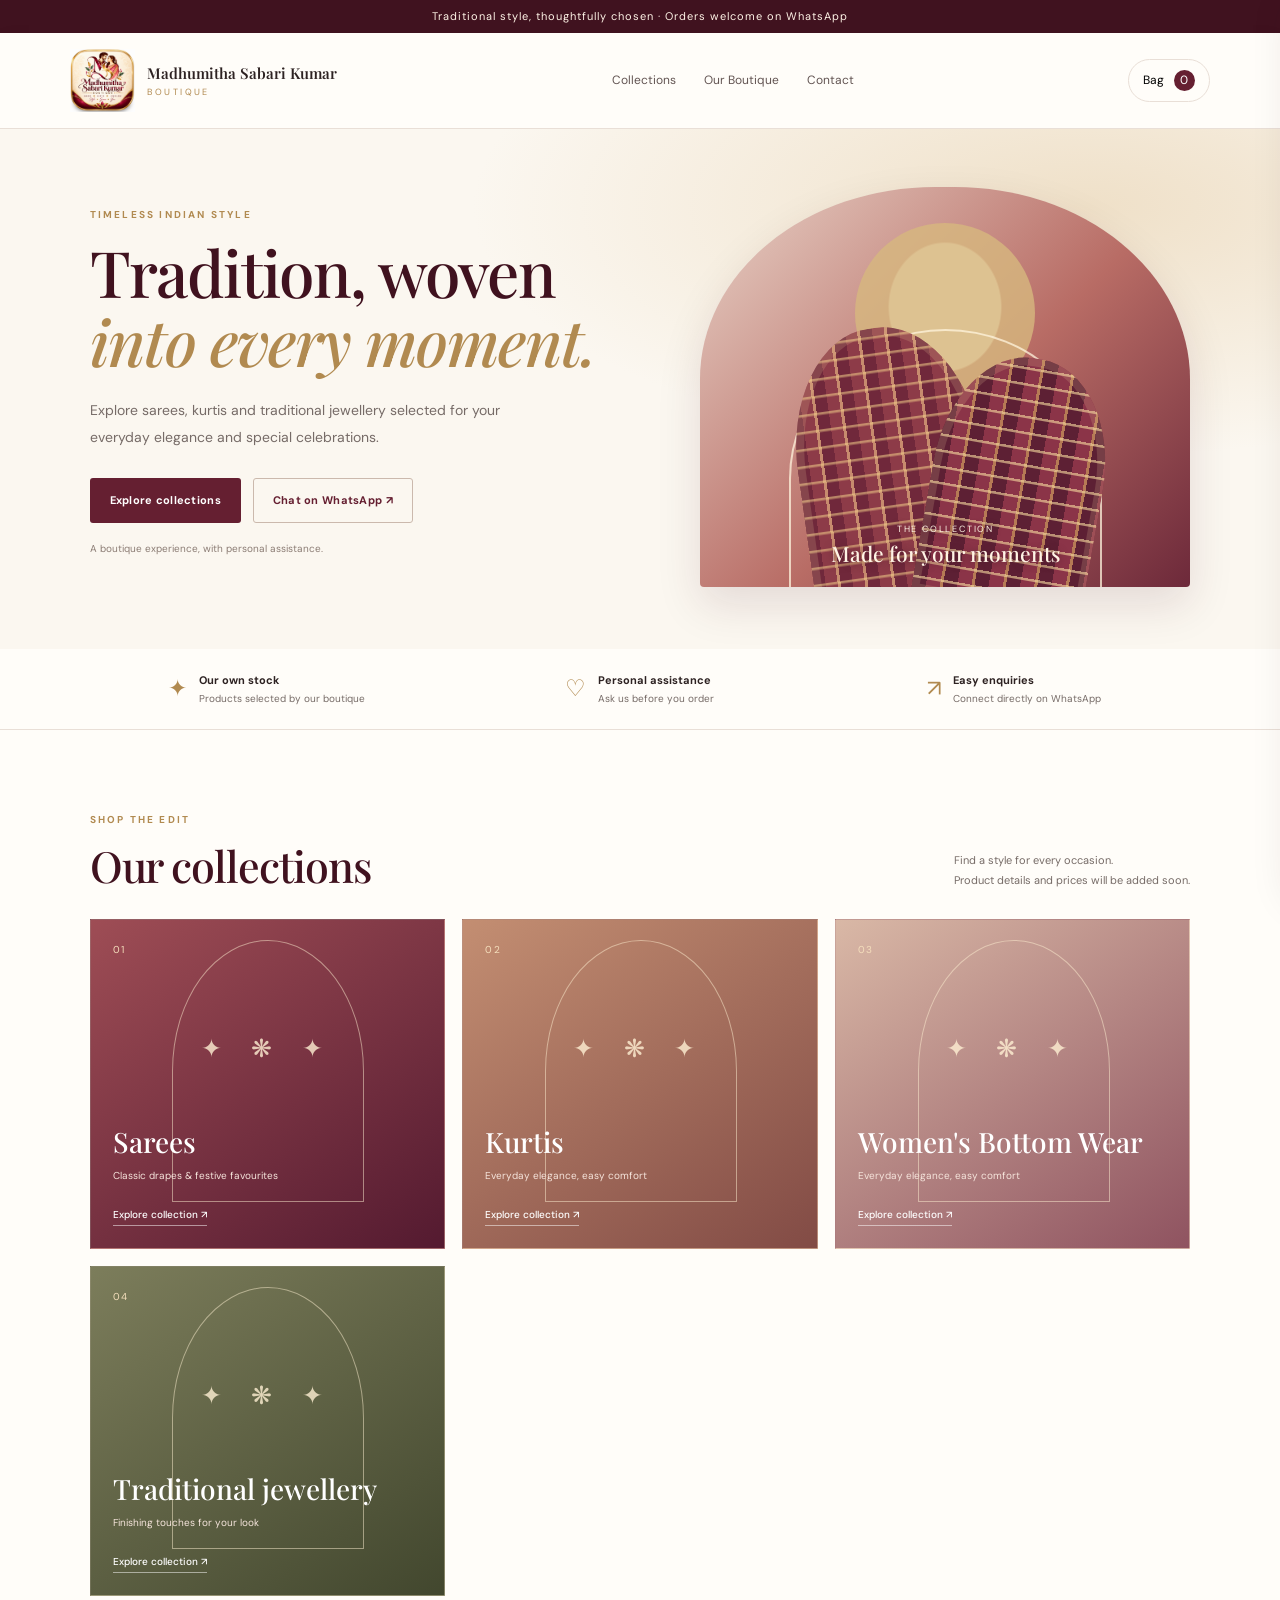
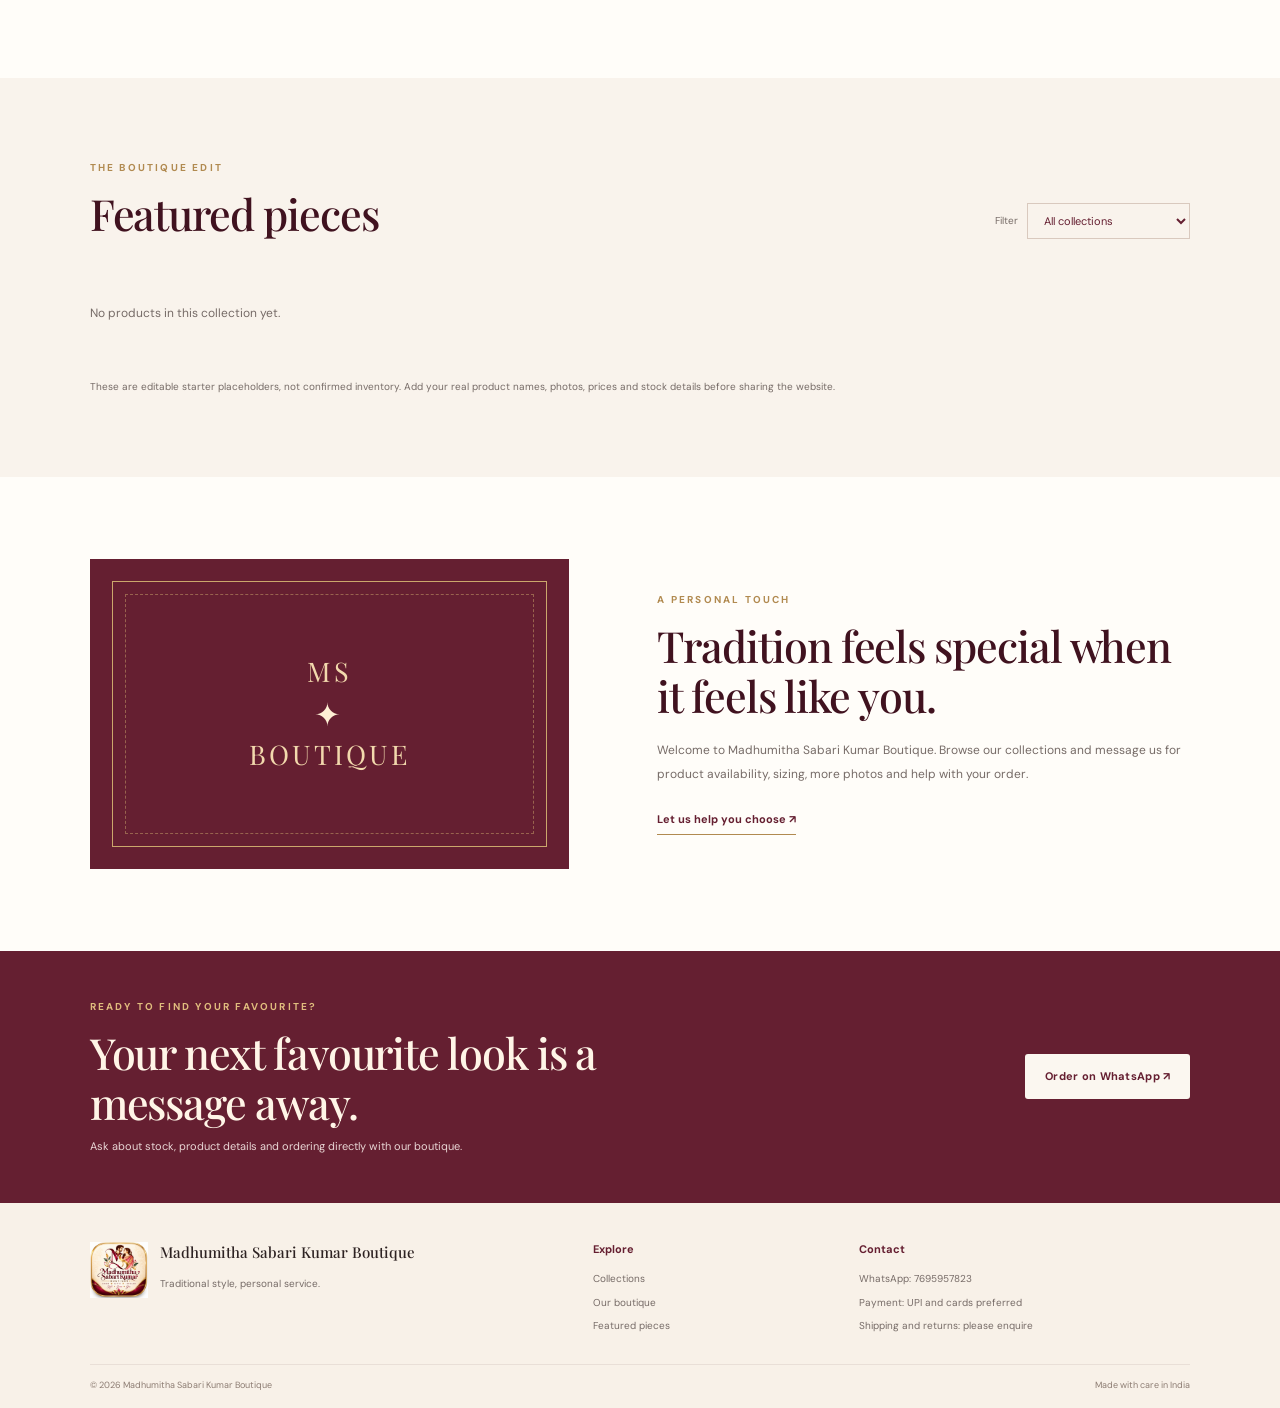
<file: index.html>
<!doctype html>
<html lang="en">
<head>
  <meta charset="utf-8">
  <meta name="viewport" content="width=device-width, initial-scale=1">
  <meta name="theme-color" content="#651f31">
  <meta name="description" content="Discover sarees, kurtis and traditional jewellery at Madhumitha Sabari Kumar Boutique. Enquire and order through WhatsApp.">
  <title>Madhumitha Sabari Kumar Boutique</title>
  <link rel="stylesheet" href="styles.css">
 <link rel="manifest" href="./manifest.json">
</head>
<body>
  <div class="announcement">Traditional style, thoughtfully chosen · Orders welcome on WhatsApp</div>
  <header class="site-header">
    <a class="brand" href="#" aria-label="Madhumitha Sabari Kumar Boutique home">
  <img
    class="brand-logo"
    src="./icons/boutique-icon.png"
    alt="Madhumitha Sabari Kumar Boutique"
    width="65"
    height="65">
  <span class="brand-copy">
    <strong>Madhumitha Sabari Kumar</strong>
    <small>BOUTIQUE</small>
  </span>
</a>
    <nav aria-label="Main navigation">
      <a href="#collections">Collections</a>
      <a href="#about">Our Boutique</a>
      <a href="#contact">Contact</a>
    </nav>
    <button class="cart-toggle" id="cartToggle" type="button" aria-label="Open shopping bag">Bag <span id="cartCount">0</span></button>
  </header>

  <main>
    <section class="hero">
      <div class="hero-copy">
        <p class="eyebrow">TIMELESS INDIAN STYLE</p>
        <h1>Tradition, woven<br><em>into every moment.</em></h1>
        <p class="hero-description">Explore sarees, kurtis and traditional jewellery selected for your everyday elegance and special celebrations.</p>
        <div class="hero-actions">
          <a class="button button-dark" href="#collections">Explore collections</a>
          <a class="button button-outline" href="https://wa.me/917695957823?text=Hello%20Madhumitha%20Sabari%20Kumar%20Boutique%2C%20I%27d%20like%20to%20enquire%20about%20your%20collections." target="_blank" rel="noopener">Chat on WhatsApp ↗</a>
        </div>
        <p class="hero-note">A boutique experience, with personal assistance.</p>
      </div>
      <div class="hero-art" aria-label="Decorative traditional textile-inspired artwork">
        <div class="sun-disc"></div><div class="arch"></div>
        <div class="textile textile-one"></div><div class="textile textile-two"></div>
        <div class="art-caption"><span>THE COLLECTION</span><strong>Made for your moments</strong></div>
      </div>
    </section>

    <section class="trust-strip" aria-label="Boutique features">
      <div><span class="strip-icon">✦</span><span><strong>Our own stock</strong><small>Products selected by our boutique</small></span></div>
      <div><span class="strip-icon">♡</span><span><strong>Personal assistance</strong><small>Ask us before you order</small></span></div>
      <div><span class="strip-icon">↗</span><span><strong>Easy enquiries</strong><small>Connect directly on WhatsApp</small></span></div>
    </section>

    <section class="collections section" id="collections">
      <div class="section-heading">
        <div><p class="eyebrow">SHOP THE EDIT</p><h2>Our collections</h2></div>
        <p>Find a style for every occasion.<br>Product details and prices will be added soon.</p>
      </div>
      <div class="category-grid">
        <a class="category-card category-sarees" href="#products" data-category-link="Sarees"><span class="category-number">01</span><span class="category-bottom"><strong>Sarees</strong><small>Classic drapes & festive favourites</small><b>Explore collection ↗</b></span></a>
        <a class="category-card category-kurtis" href="#products" data-category-link="Kurtis"><span class="category-number">02</span><span class="category-bottom"><strong>Kurtis</strong><small>Everyday elegance, easy comfort</small><b>Explore collection ↗</b></span></a>
       <a class="category-card category-bottomwear" href="#products" data-category-link="Women's Bottom Wear"><span class="category-number">03</span><span class="category-bottom"><strong>Women's Bottom Wear</strong><small>Everyday elegance, easy comfort</small><b>Explore collection ↗</b></span></a>
        <a class="category-card category-jewellery" href="#products" data-category-link="Traditional jewellery"><span class="category-number">04</span><span class="category-bottom"><strong>Traditional jewellery</strong><small>Finishing touches for your look</small><b>Explore collection ↗</b></span></a>
      </div>
    </section>

    <section class="products section" id="products">
      <div class="section-heading">
        <div><p class="eyebrow">THE BOUTIQUE EDIT</p><h2>Featured pieces</h2></div>
        <label class="filter-label">Filter
          <select id="categoryFilter" aria-label="Filter products by category">
            <option value="All">All collections</option>
            <option value="Sarees">Sarees</option>
            <option value="Kurtis">Kurtis</option>
            <option value="Women's Bottom Wear">Women's Bottom Wear</option>
            <option value="Traditional jewellery">Traditional jewellery</option>
          </select>
        </label>
      </div>
      <div class="product-grid" id="productGrid" aria-live="polite"></div>
      <p class="product-hint">These are editable starter placeholders, not confirmed inventory. Add your real product names, photos, prices and stock details before sharing the website.</p>
    </section>

    <section class="story section" id="about">
      <div class="story-art"><div class="story-pattern">MS<br><span>✦</span><br>BOUTIQUE</div></div>
      <div class="story-copy"><p class="eyebrow">A PERSONAL TOUCH</p><h2>Tradition feels special when it feels like you.</h2><p>Welcome to Madhumitha Sabari Kumar Boutique. Browse our collections and message us for product availability, sizing, more photos and help with your order.</p><a class="text-link" href="https://wa.me/917695957823?text=Hello%2C%20please%20help%20me%20choose%20from%20your%20boutique%20collections." target="_blank" rel="noopener">Let us help you choose ↗</a></div>
    </section>

    <section class="order-banner">
      <div><p class="eyebrow">READY TO FIND YOUR FAVOURITE?</p><h2>Your next favourite look is a message away.</h2><p>Ask about stock, product details and ordering directly with our boutique.</p></div>
      <a class="button button-light" href="https://wa.me/917695957823?text=Hello%20Madhumitha%20Sabari%20Kumar%20Boutique%2C%20I%27d%20like%20to%20place%20an%20order." target="_blank" rel="noopener">Order on WhatsApp ↗</a>
    </section>
  </main>

  <footer id="contact">
    <div class="footer-main">
      <div class="footer-brand">
  <img
    class="brand-logo"
    src="./icons/boutique-icon.png"
    alt="Madhumitha Sabari Kumar Boutique"
    width="58"
    height="58">
  <div>
    <strong>Madhumitha Sabari Kumar Boutique</strong>
    <p>Traditional style, personal service.</p>
  </div>
</div>
      <div><strong>Explore</strong><a href="#collections">Collections</a><a href="#about">Our boutique</a><a href="#products">Featured pieces</a></div>
      <div><strong>Contact</strong><a href="https://wa.me/917695957823" target="_blank" rel="noopener">WhatsApp: 7695957823</a><span>Payment: UPI and cards preferred</span><span>Shipping and returns: please enquire</span></div>
    </div>
    <div class="footer-bottom"><span>© <span id="year"></span> Madhumitha Sabari Kumar Boutique</span><span>Made with care in India</span></div>
  </footer>

  <div class="cart-backdrop" id="cartBackdrop" hidden></div>
  <aside class="cart-panel" id="cartPanel" aria-label="Shopping bag" aria-hidden="true">
    <div class="cart-header"><div><p class="eyebrow">YOUR SELECTION</p><h2>Your bag</h2></div><button id="cartClose" class="icon-button" aria-label="Close shopping bag">×</button></div>
    <div id="cartItems" class="cart-items"></div>
    <div class="cart-footer">
      <div class="cart-total"><span>Estimated total</span><strong id="cartTotal">₹0</strong></div>
      <p class="small-note">Confirm availability, final price, delivery and payment with the boutique before paying.</p>
      <button class="button button-dark full-width" id="whatsappCheckout">Send order on WhatsApp</button>
      <button class="button button-outline full-width" id="onlinePayment">Continue to online payment</button>
      <p class="small-note" id="paymentNotice">Online payment is not connected yet. The owner must add a verified payment link before using this option.</p>
    </div>
  </aside>

  <script src="config.js"></script>
  <script src="products.js"></script>
  <script src="script.js"></script>
  <script>
if ("serviceWorker" in navigator) {
  window.addEventListener("load", () => {
    navigator.serviceWorker.register("./service-worker.js")
      .catch(error => {
        console.error("PWA registration failed:", error);
      });
  });
}
</script>
</body>
</html>
</file>
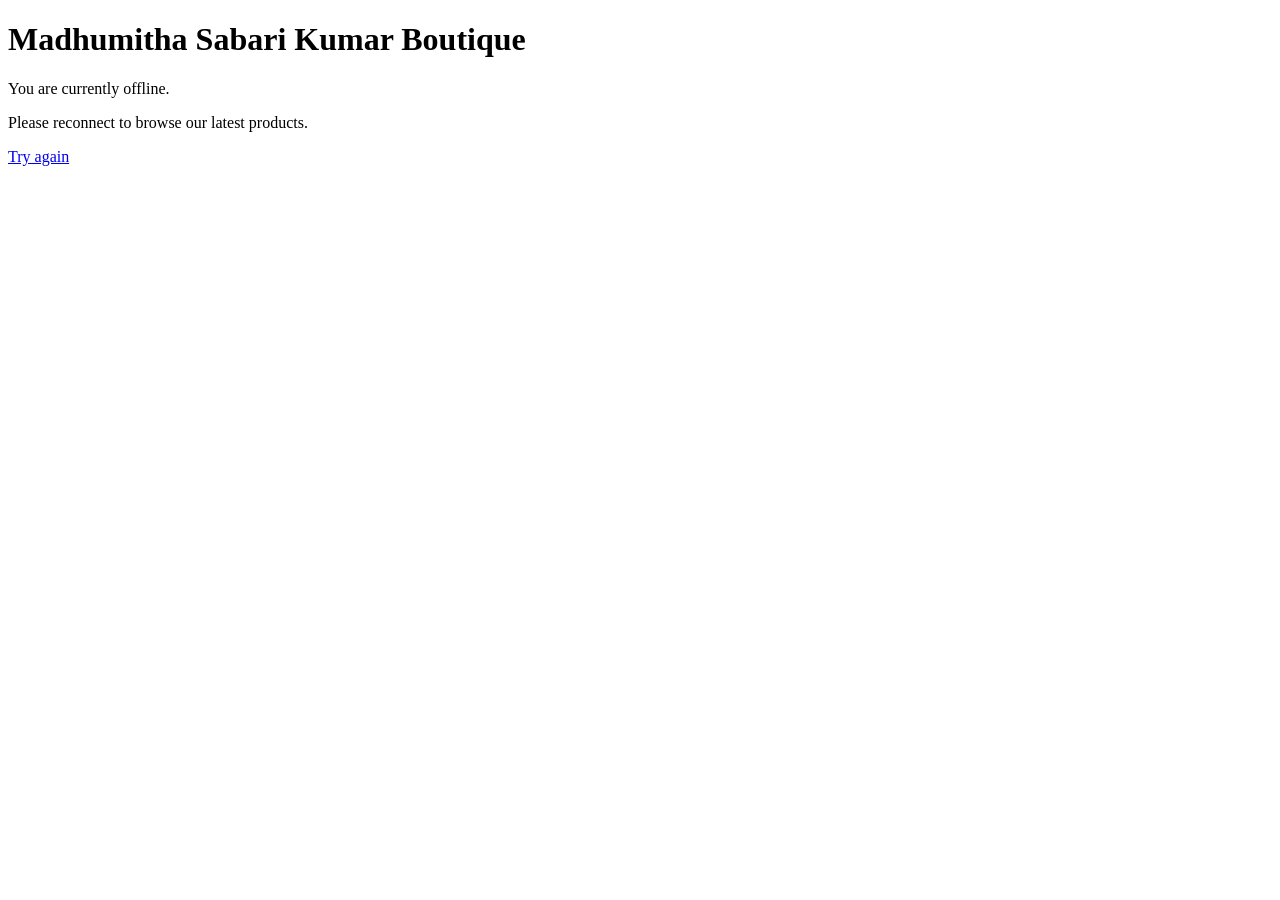
<file: offline.html>
<!doctype html>
<html lang="en">
<head>
  <meta charset="utf-8">
  <meta name="viewport" content="width=device-width, initial-scale=1">
  <meta name="theme-color" content="#651f31">
  <title>MSK Boutique - Offline</title>
</head>
<body>
  <h1>Madhumitha Sabari Kumar Boutique</h1>
  <p>You are currently offline.</p>
  <p>Please reconnect to browse our latest products.</p>
  <a href="./">Try again</a>
</body>
</html>
</file>
<file: styles.css>
@import url('https://fonts.googleapis.com/css2?family=DM+Sans:wght@400;500;600;700&family=Playfair+Display:ital,wght@0,500;0,600;0,700;1,500;1,600&display=swap');
:root{--wine:#651f31;--wine-dark:#40121f;--rose:#ead7d4;--cream:#fbf7f0;--paper:#fffdf9;--gold:#b18a50;--ink:#2d2222;--muted:#766b67;--line:#e9dfd7;--serif:'Playfair Display',Georgia,serif;--sans:'DM Sans',Arial,sans-serif}
*{box-sizing:border-box}html{scroll-behavior:smooth}body{margin:0;background:var(--paper);color:var(--ink);font-family:var(--sans);line-height:1.55}a{color:inherit;text-decoration:none}button,select{font:inherit}.announcement{padding:8px 16px;text-align:center;background:var(--wine-dark);color:#fff4e7;font-size:11px;letter-spacing:.09em}.site-header{height:auto;min-height:82px;padding:15px 5.5%;display:flex;align-items:center;justify-content:space-between;gap:24px;border-bottom:1px solid var(--line);background:var(--paper)}.brand,.footer-brand{display:flex;align-items:center;gap:12px}.brand-mark{display:grid;place-items:center;width:46px;height:46px;border:1px solid var(--gold);border-radius:50%;font-family:var(--serif);font-size:14px;color:var(--wine);letter-spacing:.04em;flex-shrink:0}.brand-copy{display:flex;flex-direction:column;line-height:1.2}.brand-copy strong{font-family:var(--serif);font-size:15px;font-weight:600}.brand-copy small{font-size:9px;letter-spacing:.27em;color:var(--gold);margin-top:5px}.site-header nav{display:flex;gap:28px;font-size:12px;color:#625452}.site-header nav a:hover,.text-link:hover{color:var(--gold)}.cart-toggle{background:transparent;border:1px solid var(--line);padding:10px 14px;border-radius:30px;font-size:12px;cursor:pointer}.cart-toggle span{display:inline-grid;place-items:center;background:var(--wine);color:white;border-radius:50%;width:21px;height:21px;margin-left:7px}.hero{display:grid;grid-template-columns:1fr 1fr;min-height:520px;background:var(--cream);padding:50px 7% 54px;gap:5%;align-items:center}.hero-copy{max-width:540px}.eyebrow{font-size:10px;letter-spacing:.22em;color:var(--gold);font-weight:700;margin:0 0 14px}.hero h1{font-family:var(--serif);font-weight:500;font-size:clamp(38px,5vw,64px);line-height:1.08;letter-spacing:-.04em;margin:0 0 22px;color:var(--wine-dark)}.hero h1 em{color:var(--gold);font-weight:500}.hero-description{font-size:14px;color:var(--muted);max-width:440px;line-height:1.9}.hero-actions{display:flex;gap:12px;flex-wrap:wrap;margin-top:28px}.button{border:1px solid transparent;display:inline-flex;justify-content:center;align-items:center;min-height:45px;padding:12px 19px;font-size:11px;font-weight:700;letter-spacing:.025em;cursor:pointer;transition:.2s}.button-dark{background:var(--wine);color:white}.button-dark:hover{background:var(--wine-dark)}.button-outline{border-color:#cbb9ad;background:transparent;color:var(--wine)}.button-outline:hover{background:#f3e9e3}.button-light{background:var(--cream);color:var(--wine)}.hero-note{font-size:10px;color:#8b7c74;margin-top:18px}.hero-art{height:400px;max-width:490px;width:100%;justify-self:end;position:relative;overflow:hidden;background:#e6d0c4;background-image:radial-gradient(ellipse at 50% 30%,#f8eadd 0 16%,transparent 16.5%),linear-gradient(135deg,#e8d2c7,#b86c65 55%,#6d293a);border-radius:48% 48% 4px 4px}.sun-disc{position:absolute;width:180px;height:180px;border-radius:50%;background:#d7b87f;top:36px;left:calc(50% - 90px);opacity:.8}.arch{position:absolute;bottom:-42px;left:18%;width:64%;height:300px;border:2px solid rgba(255,245,222,.75);border-bottom:0;border-radius:50% 50% 0 0}.textile{position:absolute;bottom:-20px;width:38%;height:280px;border-radius:48% 48% 0 0;box-shadow:inset 0 0 0 8px rgba(245,214,161,.16);background:repeating-linear-gradient(0deg,transparent 0 14px,rgba(243,207,137,.55) 15px 17px),repeating-linear-gradient(90deg,#70283b 0 12px,#8d3b48 12px 24px,#c78b6e 24px 27px);transform:rotate(-8deg);left:20%}.textile-two{left:47%;width:35%;height:250px;transform:rotate(10deg);background:repeating-linear-gradient(0deg,transparent 0 13px,rgba(248,220,160,.6) 14px 16px),repeating-linear-gradient(90deg,#5d2034 0 14px,#8b3448 14px 28px,#b67a55 28px 31px)}.art-caption{position:absolute;bottom:18px;left:0;right:0;text-align:center;color:#fff4e5;display:flex;flex-direction:column;text-shadow:0 1px 8px #54202d}.art-caption span{font-size:9px;letter-spacing:.2em}.art-caption strong{font-family:var(--serif);font-size:21px;font-weight:500}.trust-strip{padding:22px 7%;display:grid;grid-template-columns:repeat(3,1fr);gap:20px;border-bottom:1px solid var(--line)}.trust-strip>div{display:flex;align-items:center;gap:12px;justify-content:center}.strip-icon{font-size:23px;color:var(--gold)}.trust-strip strong,.trust-strip small{display:block}.trust-strip strong{font-size:11px}.trust-strip small{font-size:10px;color:var(--muted);margin-top:2px}.section{padding:82px 7%}.section-heading{display:flex;justify-content:space-between;align-items:end;gap:20px;margin-bottom:28px}.section-heading h2,.story h2,.order-banner h2{font-family:var(--serif);font-weight:500;line-height:1.15;font-size:clamp(30px,3.4vw,43px);letter-spacing:-.025em;color:var(--wine-dark);margin:0}.section-heading>p{font-size:11px;color:var(--muted);line-height:1.8;margin:0}.category-grid{display:grid;grid-template-columns:repeat(3,1fr);gap:17px}.category-card{min-height:330px;position:relative;display:flex;flex-direction:column;justify-content:space-between;padding:22px;color:#fff;background:#8d4c52;overflow:hidden}.category-card:before{content:"";position:absolute;width:190px;height:260px;border-radius:50% 50% 0 0;border:1px solid rgba(255,240,211,.7);left:calc(50% - 95px);top:20px;opacity:.7}.category-card:after{content:"✦   ❋   ✦";position:absolute;top:110px;left:0;right:0;text-align:center;color:rgba(255,240,211,.8);font-size:25px;letter-spacing:.45em}.category-sarees{background:linear-gradient(145deg,#9e4d55,#541a30)}.category-kurtis{background:linear-gradient(145deg,#c38e72,#824b45)}.category-jewellery{background:linear-gradient(145deg,#7c7d5b,#42472e)}.category-number{font-size:10px;letter-spacing:.15em;position:relative;z-index:1;color:#f5dfbd}.category-bottom{position:relative;z-index:1;padding-top:100px}.category-bottom strong{display:block;font-family:var(--serif);font-size:28px;font-weight:500}.category-bottom small{display:block;font-size:10px;color:#f6e5dc;margin:5px 0 17px}.category-bottom b{font-size:10px;font-weight:500;border-bottom:1px solid rgba(255,255,255,.5);padding-bottom:4px}.products{background:#f9f3ec}.filter-label{font-size:10px;color:var(--muted);display:flex;gap:9px;align-items:center}.filter-label select{padding:9px 12px;background:transparent;border:1px solid #d9c9be;color:var(--wine);font-size:11px}.product-grid{display:grid;grid-template-columns:repeat(3,1fr);gap:20px}.product-card{background:var(--paper);border:1px solid var(--line);min-width:0}.product-visual{height:250px;display:grid;place-items:center;position:relative;overflow:hidden;background:#ead8cf}.product-visual:before{content:"";position:absolute;width:140px;height:200px;border-radius:48% 48% 8px 8px;background:repeating-linear-gradient(0deg,transparent 0 13px,rgba(255,232,180,.5) 14px 16px),linear-gradient(90deg,#74263d,#a74b55,#6e2038);box-shadow:0 15px 24px #5b26322a;transform:rotate(-5deg)}.product-visual.kurtis{background:#eadfc8}.product-visual.kurtis:before{width:120px;height:180px;background:repeating-linear-gradient(0deg,transparent 0 13px,rgba(250,224,174,.4) 14px 16px),linear-gradient(90deg,#b66b53,#d6a27b,#a6534b);clip-path:polygon(25% 0,40% 0,50% 10%,60% 0,75% 0,100% 25%,80% 40%,75% 32%,82% 100%,18% 100%,25% 32%,20% 40%,0 25%)}.product-visual.jewellery{background:#e4dfc9}.product-visual.jewellery:before{width:150px;height:150px;border-radius:50%;background:radial-gradient(circle at 50% 50%,transparent 0 36%,#a67a35 37% 40%,#f0d28b 41% 44%,#8c6229 45% 47%,transparent 48%),radial-gradient(circle at 50% 20%,#a12f3b 0 5px,transparent 6px),radial-gradient(circle at 80% 35%,#a12f3b 0 5px,transparent 6px),radial-gradient(circle at 80% 65%,#a12f3b 0 5px,transparent 6px),radial-gradient(circle at 50% 80%,#a12f3b 0 5px,transparent 6px),radial-gradient(circle at 20% 65%,#a12f3b 0 5px,transparent 6px),radial-gradient(circle at 20% 35%,#a12f3b 0 5px,transparent 6px);box-shadow:none}.placeholder-tag{position:absolute;bottom:12px;left:12px;background:#fffdf0df;color:var(--wine);font-size:9px;letter-spacing:.06em;padding:5px 8px}.product-info{padding:17px}.product-category{font-size:9px;letter-spacing:.15em;text-transform:uppercase;color:var(--gold);margin:0 0 6px}.product-info h3{font-family:var(--serif);font-size:20px;font-weight:500;margin:0 0 5px}.product-info p{font-size:11px;color:var(--muted);margin:0 0 14px}.product-price{font-size:12px;font-weight:700;color:var(--wine);margin-bottom:13px}.product-info button{width:100%}.product-hint{font-size:10px;color:var(--muted);margin:20px 0 0}.story{display:grid;grid-template-columns:.9fr 1fr;gap:8%;align-items:center}.story-art{height:310px;background:var(--wine);display:grid;place-items:center;position:relative;overflow:hidden}.story-art:before,.story-art:after{content:"";position:absolute;inset:22px;border:1px solid #cba76c}.story-art:after{inset:35px;border-style:dashed;opacity:.5}.story-pattern{text-align:center;color:#f2d9ad;font-family:var(--serif);font-size:27px;line-height:1.4;letter-spacing:.12em;z-index:1}.story-pattern span{font-size:32px;color:#fff0d5}.story-copy h2{margin-bottom:18px}.story-copy>p:not(.eyebrow){font-size:12px;color:var(--muted);line-height:2}.text-link{display:inline-block;color:var(--wine);font-size:11px;font-weight:700;margin-top:13px;border-bottom:1px solid var(--gold);padding-bottom:6px}.order-banner{background:var(--wine);color:white;padding:48px 7%;display:flex;align-items:center;justify-content:space-between;gap:30px}.order-banner h2{color:#fff5e7;max-width:590px}.order-banner .eyebrow{color:#e0bd7e}.order-banner p:not(.eyebrow){font-size:11px;color:#e9d6d5;margin-bottom:0}.order-banner .button{flex-shrink:0}footer{background:#f8f1e8;padding:38px 7% 15px}.footer-main{display:grid;grid-template-columns:2fr 1fr 1.4fr;gap:30px;padding-bottom:30px}.footer-brand{align-items:flex-start}.footer-brand strong{font-family:var(--serif);font-size:15px;font-weight:500}.footer-brand p{font-size:10px;color:var(--muted)}.footer-main>div:not(:first-child){display:flex;flex-direction:column;align-items:flex-start;gap:8px;font-size:10px;color:var(--muted)}.footer-main>div>strong{color:var(--wine);font-size:11px;margin-bottom:5px}.footer-main a:hover{color:var(--gold)}.footer-bottom{border-top:1px solid var(--line);padding-top:14px;display:flex;justify-content:space-between;font-size:9px;color:#8c7c72}.cart-backdrop{position:fixed;inset:0;background:#1f0b10a8;z-index:20}.cart-panel{position:fixed;z-index:21;right:0;top:0;height:100dvh;width:min(440px,100%);background:var(--paper);box-shadow:-10px 0 40px #2d10131c;transform:translateX(105%);transition:transform .25s ease;display:flex;flex-direction:column;padding:25px}.cart-panel.open{transform:translateX(0)}.cart-header{display:flex;justify-content:space-between;align-items:center;border-bottom:1px solid var(--line);padding-bottom:15px}.cart-header h2{font-family:var(--serif);font-weight:500;margin:0;font-size:30px}.cart-header .eyebrow{margin-bottom:4px}.icon-button{border:1px solid var(--line);background:transparent;width:35px;height:35px;font-size:25px;cursor:pointer}.cart-items{flex:1;overflow:auto;padding:15px 0}.empty-cart{font-size:12px;color:var(--muted);padding:25px 0}.cart-item{display:grid;grid-template-columns:1fr auto;gap:10px;padding:13px 0;border-bottom:1px solid var(--line)}.cart-item strong{font-family:var(--serif);font-weight:500}.cart-item small{display:block;color:var(--muted);font-size:10px}.qty-controls{display:flex;align-items:center;gap:9px;margin-top:9px}.qty-controls button{width:24px;height:24px;border:1px solid var(--line);background:transparent;cursor:pointer}.cart-item-price{font-size:11px;font-weight:700;white-space:nowrap}.cart-footer{border-top:1px solid var(--line);padding-top:16px}.cart-total{display:flex;justify-content:space-between;font-size:12px;margin-bottom:12px}.cart-total strong{font-size:16px;color:var(--wine)}.small-note{font-size:10px;color:var(--muted);line-height:1.7}.full-width{width:100%;margin-top:8px}
.category-bottomwear {
  background: linear-gradient(145deg, #d9b8a6, #8f5360);
}
@media(max-width:800px){.site-header{padding:13px 5%;flex-wrap:wrap}.site-header nav{order:3;width:100%;justify-content:center;gap:24px;padding:7px 0 2px}.hero{grid-template-columns:1fr;padding:44px 6%;gap:32px}.hero-art{justify-self:center;max-width:430px;height:350px}.trust-strip{padding:18px 5%;gap:12px}.trust-strip>div{justify-content:flex-start}.trust-strip small{max-width:130px}.section{padding:60px 6%}.category-card{min-height:290px;padding:16px}.category-bottom strong{font-size:23px}.category-bottom small{font-size:9px}.product-grid{gap:12px}.product-visual{height:190px}.product-info{padding:13px}.story{gap:5%}.story-art{height:280px}.order-banner{padding:38px 6%}}
@media(max-width:560px){.brand-copy strong{font-size:12px}.brand-mark{width:40px;height:40px}.site-header nav{font-size:11px}.hero{padding-top:38px}.hero-art{height:310px}.trust-strip{grid-template-columns:1fr;gap:14px;padding:20px 8%}.trust-strip>div{justify-content:flex-start}.section-heading{align-items:flex-start;flex-direction:column}.category-grid{grid-template-columns:1fr;gap:12px}.category-card{min-height:240px}.category-card:before{height:210px;top:10px}.category-card:after{top:70px}.category-bottom{padding-top:55px}.product-grid{grid-template-columns:1fr 1fr;gap:10px}.product-visual{height:170px}.product-info h3{font-size:17px}.product-info p{font-size:10px}.product-info{padding:11px}.product-info .button{padding:10px 8px;font-size:10px}.story{grid-template-columns:1fr;gap:28px}.story-art{height:250px}.order-banner{flex-direction:column;align-items:flex-start}.footer-main{grid-template-columns:1fr 1fr}.footer-brand{grid-column:1/-1}.footer-main>div:last-child{grid-column:1/-1}.footer-bottom{gap:12px;flex-direction:column}.filter-label{align-self:stretch;justify-content:space-between}.filter-label select{flex:1;max-width:220px}}
}
/* Royal Traditional boutique design refinements */
:root {
  --wine: #702238;
  --wine-dark: #421421;
  --cream: #fbf5eb;
  --paper: #fffdf8;
  --gold: #b08a45;
  --ink: #302324;
  --muted: #786a68;
  --line: #e8dccd;
}

/* More polished navigation and header */
.site-header {
  box-shadow: 0 4px 18px rgba(66, 20, 33, 0.04);
}

.brand-mark {
  border: 1px solid var(--gold);
  background: var(--cream);
}

.site-header nav a {
  transition: color 0.2s ease;
}

/* Refined hero section */
.hero {
  background:
    radial-gradient(ellipse at 85% 15%, #efe0c8 0%, transparent 40%),
    var(--cream);
}

.hero h1 {
  letter-spacing: -0.025em;
}

.hero-art {
  box-shadow: 0 18px 45px rgba(66, 20, 33, 0.12);
}

/* Elegant buttons */
.button {
  border-radius: 3px;
  transition: background 0.2s ease, transform 0.2s ease;
}

.button:hover {
  transform: translateY(-2px);
}

/* Category and product cards */
.category-card {
  border: 1px solid rgba(255, 240, 211, 0.25);
  transition: transform 0.25s ease, box-shadow 0.25s ease;
}

.category-card:hover {
  transform: translateY(-4px);
  box-shadow: 0 14px 30px rgba(66, 20, 33, 0.12);
}

.product-card {
  border-radius: 4px;
  overflow: hidden;
  transition: transform 0.2s ease, box-shadow 0.2s ease;
}

.product-card:hover {
  transform: translateY(-3px);
  box-shadow: 0 12px 28px rgba(66, 20, 33, 0.08);
}

.product-visual {
  background-color: #f1e5d5;
}

/* Comfortable reading and spacing on small screens */
@media (max-width: 560px) {
  .hero h1 {
    font-size: clamp(36px, 10vw, 48px);
  }

  .hero-actions .button {
    flex: 1;
  }

  .section {
    padding-top: 48px;
    padding-bottom: 48px;
  }
}
/* Original boutique logo */
.brand-logo {
  width: 65px;
  height: 65px;
  object-fit: contain;
  flex-shrink: 0;
}

.footer-brand .brand-logo {
  width: 58px;
  height: 58px;
}

@media (max-width: 560px) {
  .brand-logo {
    width: 52px;
    height: 52px;
  }
}
.brand {
  min-width: 0;
}

.brand-logo {
  display: block;
  width: 65px !important;
  height: 65px !important;
  max-width: 65px !important;
  object-fit: contain;
  flex: 0 0 65px;
}

.footer-brand .brand-logo {
  width: 58px !important;
  height: 58px !important;
  max-width: 58px !important;
  flex-basis: 58px;
}

@media (max-width: 560px) {
  .brand-logo {
    width: 52px !important;
    height: 52px !important;
    max-width: 52px !important;
    flex-basis: 52px;
  }
}
</file>
